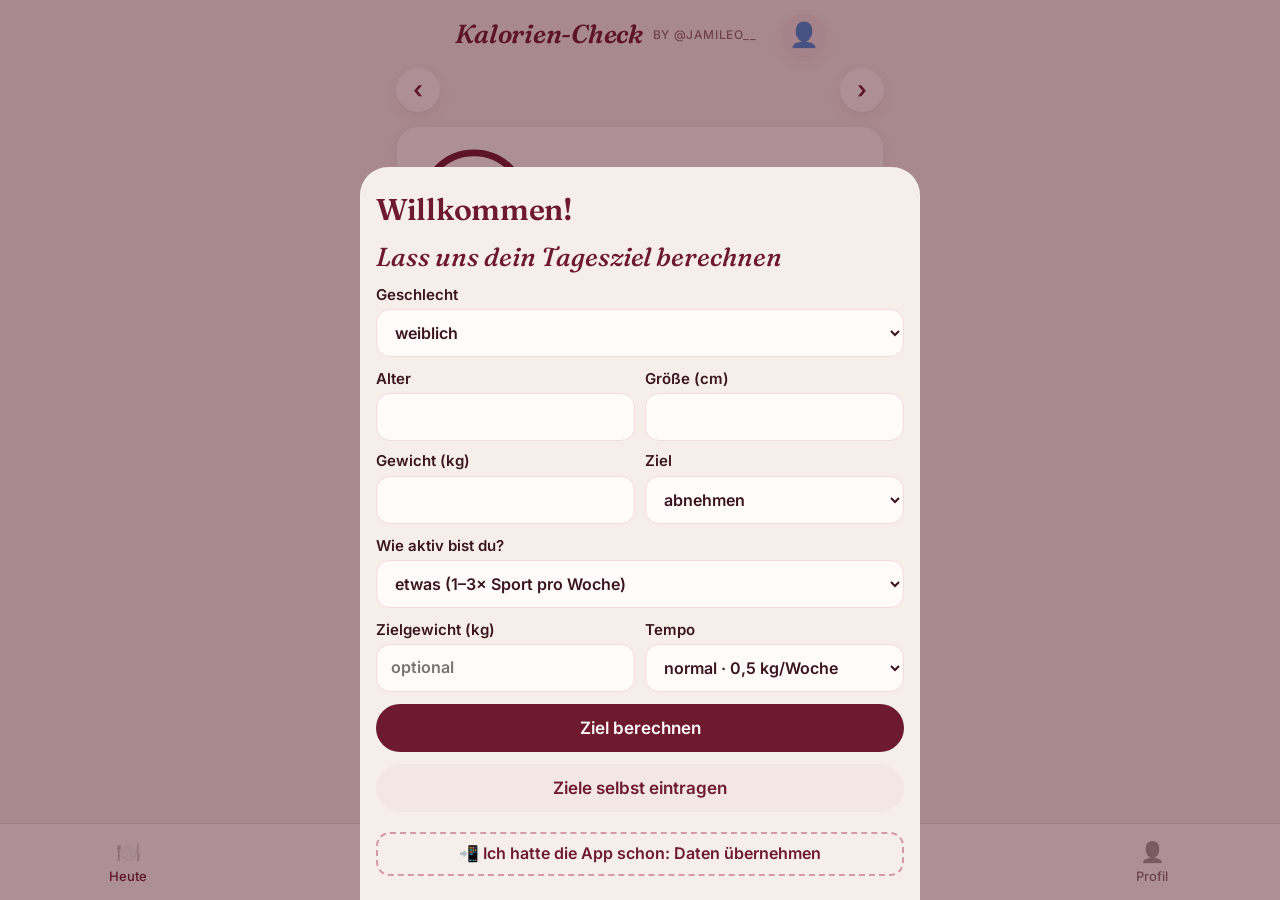
<file: index.html>
<!doctype html>
<html lang="de">
<head>
<meta charset="utf-8">
<meta name="viewport" content="width=device-width, initial-scale=1, viewport-fit=cover">
<title>jamileo Kalorien-Check</title>
<meta name="description" content="Kalorien, Protein und Makros einfach tracken. Mit den Lebensmitteln aus den @jamileo__ Kalorien-Checks.">
<meta name="theme-color" content="#F6EEE9">
<meta name="apple-mobile-web-app-capable" content="yes">
<meta name="apple-mobile-web-app-status-bar-style" content="default">
<meta name="apple-mobile-web-app-title" content="Kalorien-Check">
<link rel="manifest" href="manifest.webmanifest">
<link rel="icon" href="icons/icon-192.png">
<link rel="apple-touch-icon" href="icons/apple-touch-icon.png">
<link rel="stylesheet" href="app.css?v=35">
</head>
<body>

<header class="top">
  <div class="brand">
    <span class="brush dark">Kalorien-Check</span>
    <span class="script handle">by @jamileo__</span>
    <button class="avatar avatar-mini" id="header-avatar" data-view="profile" aria-label="Profil" style="width:42px;height:42px;overflow:hidden;border-radius:50%;flex:none"></button>
  </div>
</header>

<main>
  <!-- Heute -->
  <section id="view-today" class="view">
    <div class="card notice" id="storage-hint" hidden>
      <b id="storage-hint-title"></b>
      <p id="storage-hint-text"></p>
      <div class="btn-row">
        <button class="btn ghost" id="storage-hint-close">Verstanden</button>
      </div>
    </div>
    <div class="daynav">
      <button class="icon-btn" data-day="-1" aria-label="Vorheriger Tag">‹</button>
      <div class="daylabel"><span id="day-name"></span><small id="day-date"></small></div>
      <button class="icon-btn" data-day="1" aria-label="Nächster Tag">›</button>
    </div>
    <div class="card notice refeed" id="refeed-banner" hidden></div>

    <div class="card summary">
      <div class="ring-wrap">
        <svg viewBox="0 0 120 120" class="ring" aria-hidden="true">
          <circle cx="60" cy="60" r="52" class="ring-bg"/>
          <circle cx="60" cy="60" r="52" class="ring-fg" id="ring-fg"/>
        </svg>
        <div class="ring-text">
          <span class="ring-num" id="kcal-left"></span>
          <span class="ring-sub" id="kcal-left-label"></span>
        </div>
      </div>
      <div class="sum-side">
        <div class="sum-row"><span class="emoji">🔥</span><span>Gegessen</span><b id="kcal-eaten"></b></div>
        <div class="sum-row"><span class="emoji">🎯</span><span>Ziel</span><b id="kcal-goal"></b></div>
      </div>
      <div class="avg-deficit" id="avg-deficit"></div>
    </div>

    <div class="card macros" id="macros"></div>

    <button class="add-line copy" id="copy-day" hidden></button>
    <h3 class="section-head">Mahlzeiten</h3>
    <div class="card meals" id="meals"></div>

    <div class="card water">
      <div class="water-head">
        <span><span class="emoji">💧</span> Wasser</span>
        <b id="water-text"></b>
      </div>
      <div class="glasses" id="glasses"></div>
    </div>

    <div class="card journal" id="journal"></div>

    <a class="card insta" href="https://www.instagram.com/jamileo__/" target="_blank" rel="noopener">
      <span class="script">Mehr Kalorien-Checks</span>
      <b>@jamileo__ auf Instagram ›</b>
    </a>
  </section>

  <!-- Trends -->
  <section id="view-week" class="view" hidden>
    <h2 class="brush dark">Trends</h2>
    <div class="seg" id="range-seg">
      <button data-range="7" class="active">7 Tage</button>
      <button data-range="30">30 Tage</button>
      <button data-range="90">90 Tage</button>
    </div>
    <div class="card" id="t-balance"></div>
    <div class="card">
      <h3>Auf einen Blick</h3>
      <p class="muted small">Tippe auf einen Wert, um den Verlauf zu sehen.</p>
      <div class="tiles" id="t-tiles"></div>
    </div>
    <div class="card">
      <h3 id="t-chart-title"></h3>
      <div class="chart" id="t-chart"></div>
      <p class="muted small" id="t-chart-note"></p>
    </div>
    <form class="card form" id="measure-form">
      <h3><span class="emoji">📏</span> Messwerte heute</h3>
      <div class="grid3">
        <label>Gewicht <span><input name="weight" type="number" step="0.1" min="20" max="400" inputmode="decimal"> kg</span></label>
        <label>Taille <span><input name="waist" type="number" step="0.5" min="30" max="250" inputmode="decimal"> cm</span></label>
        <label>Hüfte <span><input name="hip" type="number" step="0.5" min="30" max="250" inputmode="decimal"> cm</span></label>
      </div>
      <button class="btn">Speichern</button>
    </form>
    <div class="card" id="t-times"></div>
    <div class="card" id="t-cycle"></div>
    <div class="card" id="t-share"></div>
  </section>

  <!-- Ideen -->
  <section id="view-ideas" class="view" hidden>
    <h2 class="brush dark">Rezepte</h2>
    <div class="seg" id="recipe-seg">
      <button data-rtab="mine" class="active">Meine Rezepte</button>
      <button data-rtab="ideas">Ideen von jamileo</button>
    </div>
    <div id="mine-pane">
      <input type="search" id="recipe-search" placeholder="Eigene Rezepte durchsuchen …" autocomplete="off">
      <div class="chips" id="recipe-cats"></div>
      <div class="ideas" id="recipe-list"></div>
      <button class="btn" id="recipe-new">+ Neues Rezept</button>
      <details class="card paste-link">
        <summary>Rezept-Link von Freundin einfügen</summary>
        <form class="inline-form" id="paste-form">
          <input id="paste-input" placeholder="Link hier einfügen" autocomplete="off">
          <button class="btn">Übernehmen</button>
        </form>
      </details>
    </div>
    <div id="ideas-pane" hidden>
      <p class="script lead">Nachgekocht? Mit einem Tipp eintragen!</p>
      <div class="ideas" id="ideas-page"></div>
    </div>
    <a class="card insta" href="https://www.instagram.com/jamileo__/" target="_blank" rel="noopener">
      <span class="script">Neue Ideen jede Woche</span>
      <b>@jamileo__ auf Instagram ›</b>
    </a>
  </section>

  <!-- Profil -->
  <section id="view-profile" class="view" hidden>
    <h2 class="brush dark">Profil &amp; Ziele</h2>
    <div class="card me-card">
      <div class="avatar avatar-big" id="profile-avatar" style="width:112px;height:112px;overflow:hidden;border-radius:50%"></div>
      <label class="me-name">Dein Name <input id="profile-name" maxlength="30" placeholder="optional" autocomplete="given-name"></label>
      <div class="btn-row">
        <label class="btn">📷 Foto wählen<input type="file" id="avatar-file" accept="image/*" hidden></label>
        <button type="button" class="btn ghost" id="avatar-emoji-btn">😊 Avatar gestalten</button>
      </div>
      <div class="avatar-maker" id="avatar-maker" hidden>
        <p class="muted small">Emoji</p>
        <div class="emoji-grid" id="emoji-grid"></div>
        <p class="muted small">Farbe</p>
        <div class="color-row" id="color-row"></div>
      </div>
      <button type="button" class="btn danger small-btn" id="avatar-remove" hidden>Bild entfernen</button>
      <p class="muted small">Dein Bild bleibt nur auf diesem Gerät.</p>
    </div>
    </div>
    <div class="card">
      <h3>Darstellung</h3>
      <div class="seg" id="theme-pick">
        <button type="button" data-theme-pick="light">☀️ Hell</button>
        <button type="button" data-theme-pick="dark">🌙 Dunkel</button>
        <button type="button" data-theme-pick="auto">Wie Handy</button>
      </div>
    </div>

    <form class="card form" id="goals-form">
      <h3>Deine Tagesziele</h3>
      <label>Kalorien <span><input type="number" name="kcal" min="800" max="6000" inputmode="numeric" required> kcal</span></label>
      <label>Protein <span><input type="number" name="p" min="0" max="400" inputmode="numeric" required> g</span></label>
      <label>Kohlenhydrate <span><input type="number" name="kh" min="0" max="800" inputmode="numeric" required> g</span></label>
      <label>Fett <span><input type="number" name="f" min="0" max="300" inputmode="numeric" required> g</span></label>
      <label>Ballaststoffe <span><input type="number" name="fib" min="0" max="100" inputmode="numeric" required> g</span></label>
      <label>Wasser <span><input type="number" name="water" min="0" max="8000" step="250" inputmode="numeric" required> ml</span></label>
      <button class="btn">Ziele speichern</button>
      <button type="button" class="btn ghost" id="recalc">Neu berechnen lassen</button>
      <div id="goal-explain"></div>
    </form>

    <form class="card form" id="settings-form">
      <h3><span class="emoji">⚙️</span> Persönliches</h3>
      <label>Zielgewicht <span><input type="number" name="goalWeight" step="0.1" min="30" max="300" inputmode="decimal" placeholder="optional"> kg</span></label>
      <label class="check"><input type="checkbox" name="cycle"> Zyklus mittracken</label>
      <p class="muted small">Mit Zyklus-Tracking kannst du deine Periode eintragen. Die App schätzt daraus deine Zyklusphase und zeigt dir nach ein paar Monaten Muster bei Hunger, Energie und Gewicht. Alles bleibt nur auf deinem Gerät. Keine medizinische Auswertung und keine Verhütungsmethode.</p>
      <button class="btn">Speichern</button>
    </form>

    <form class="card form" id="refeed-form">
      <h3><span class="emoji">🍝</span> Refeed Day</h3>
      <p class="muted small">Ein geplanter Tag mit mehr Kalorien, vor allem aus Kohlenhydraten. Viele machen das während einer Diät ein- bis zweimal im Monat, damit das Durchhalten leichter fällt. An diesem Tag hebt die App dein Ziel automatisch an.</p>
      <label class="check"><input type="checkbox" name="on"> Refeed Day einplanen</label>
      <div class="grid2">
        <label>Wochentag
          <select name="weekday">
            <option value="1">Montag</option><option value="2">Dienstag</option><option value="3">Mittwoch</option><option value="4">Donnerstag</option>
            <option value="5">Freitag</option><option value="6" selected>Samstag</option><option value="0">Sonntag</option>
          </select>
        </label>
        <label>Rhythmus
          <select name="every"><option value="1">jede Woche</option><option value="2" selected>alle 2 Wochen</option></select>
        </label>
      </div>
      <label>Extra-Kalorien <span><input type="number" name="extra" min="100" max="1500" step="50" inputmode="numeric"> kcal</span></label>
      <p class="muted small" id="refeed-hint"></p>
      <div class="btn-row">
        <button class="btn">Speichern</button>
        <button type="button" class="btn ghost" id="refeed-ics">Erinnerung in den Kalender</button>
      </div>
    </form>

    <form class="card form" id="reminder-form">
      <h3><span class="emoji">💧</span> Trink-Erinnerung</h3>
      <p class="muted small">Web-Apps dürfen auf dem iPhone keine Erinnerungen von selbst schicken. Deshalb legt die App sie in deinem Kalender an. Dort kannst du sie jederzeit wieder löschen.</p>
      <div class="grid2">
        <label>Von <input type="time" name="from" value="09:00" required></label>
        <label>Bis <input type="time" name="to" value="19:00" required></label>
      </div>
      <label>Alle
        <select name="every"><option value="60">1 Stunde</option><option value="120" selected>2 Stunden</option><option value="180">3 Stunden</option></select>
      </label>
      <button class="btn">Erinnerungen in den Kalender</button>
    </form>

    <div class="card" id="install-card">
      <h3><span class="emoji">📱</span> Als App aufs Handy</h3>
      <p id="install-text">iPhone: In Safari auf „Teilen“ tippen, dann „Zum Home-Bildschirm“.<br>Android: Im Browser-Menü „App installieren“ oder „Zum Startbildschirm hinzufügen“.</p>
      <button class="btn" id="install-btn" hidden>App installieren</button>
    </div>

    <form class="card form" id="feedback-form" hidden>
      <h3><span class="emoji">💌</span> Feedback</h3>
      <p class="muted">Was gefällt dir, was fehlt? Welches Lebensmittel oder welche Idee wünschst du dir? Wir lesen alles!</p>
      <textarea name="message" rows="4" maxlength="2000" required placeholder="Deine Nachricht …"></textarea>
      <button class="btn">Feedback senden</button>
      <p class="muted small">Anonym: Wir sehen nur deine Nachricht, keinen Namen und keine E-Mail-Adresse.</p>
    </form>

    <div class="card">
      <h3><span class="emoji">📲</span> Daten von der alten App übernehmen</h3>
      <p class="muted">Öffne die alte App, tippe dort auf „Daten kopieren“ und komm dann hierher zurück.</p>
      <button class="btn ghost" data-move-paste>Daten einfügen</button>
    </div>

    <div class="card">
      <h3><span class="emoji">🗑️</span> Daten löschen</h3>
      <p class="muted">Löscht alle Einträge, Ziele und eigenen Lebensmittel auf diesem Gerät.</p>
      <button class="btn danger" id="reset">Alle Daten löschen</button>
    </div>

    <p class="muted small legal"><a href="datenschutz.html">Datenschutz</a> · <a href="impressum.html">Impressum</a></p>
    <p class="muted small">Alle Nährwerte sind Richtwerte. Die App ersetzt keine ärztliche oder ernährungsfachliche Beratung. Marken- und Barcode-Daten: Open Food Facts (ODbL). Weitere Lebensmittel: Max Rubner-Institut (2025): Bundeslebensmittelschlüssel (BLS), Version 4.0, Karlsruhe – Auswahl der Nährwerte, gerundet. Das MRI ist nicht an dieser App beteiligt.</p>
  </section>
</main>

<nav class="tabs">
  <button data-view="today" class="active"><span class="emoji">🍽️</span>Heute</button>
  <button data-view="ideas"><span class="emoji">📖</span>Rezepte</button>
  <button class="add-fab" id="fab" aria-label="Essen hinzufügen">+</button>
  <button data-view="week"><span class="emoji">📊</span>Trends</button>
  <button data-view="profile"><span class="emoji">👤</span>Profil</button>
</nav>

<!-- Cycle calendar -->
<div class="sheet-backdrop" id="cycle-sheet" hidden>
  <div class="sheet cal-sheet" role="dialog" aria-modal="true" aria-labelledby="cycle-title">
    <div class="sheet-head">
      <h2 id="cycle-title" class="brush dark">Zyklus</h2>
      <button class="icon-btn" id="cycle-close" aria-label="Schließen">✕</button>
    </div>
    <div class="cal-summary" id="cal-summary"></div>
    <div class="cal-legend">
      <span><i class="lg period"></i>Periode</span><span><i class="lg pred"></i>Vorhersage</span>
      <span><i class="lg fertile"></i>Fruchtbar</span><span><i class="lg ov"></i>Eisprung</span>
    </div>
    <div class="cal-months" id="cal-months"></div>
    <p class="muted small center" id="cal-hint" hidden>Tippe auf die Tage, an denen du deine Periode hattest. Nochmal tippen entfernt sie.</p>
    <p class="muted small center">Alles geschätzt und nur auf deinem Gerät. Keine Verhütungsmethode.</p>
    <button class="btn cal-edit" id="cal-edit">Periode bearbeiten</button>
  </div>
</div>

<!-- One meal in detail: totals and every entry -->
<div class="sheet-backdrop" id="meal-sheet" hidden>
  <div class="sheet" role="dialog" aria-modal="true" aria-labelledby="meal-title">
    <div class="sheet-head">
      <h2 id="meal-title" class="brush dark"></h2>
      <button class="icon-btn" id="meal-close" aria-label="Schließen">✕</button>
    </div>
    <p class="muted meal-sub" id="meal-sub"></p>
    <div class="meal-stats" id="meal-stats"></div>
    <div class="card meal-list" id="meal-list"></div>
    <button class="btn meal-more" id="meal-add">+ Mehr hinzufügen</button>
  </div>
</div>

<!-- Add-food sheet -->
<div class="sheet-backdrop" id="sheet" hidden>
  <div class="sheet" role="dialog" aria-modal="true" aria-labelledby="sheet-title">
    <div class="sheet-head">
      <h2 id="sheet-title" class="brush dark">Hinzufügen</h2>
      <button class="icon-btn" id="sheet-close" aria-label="Schließen">✕</button>
    </div>

    <div class="seg" id="add-tabs">
      <button data-tab="search" class="active">Liste</button>
      <button data-tab="ideas">Rezepte</button>
      <button data-tab="manual">Manuell</button>
      <button data-tab="scan">Scannen</button>
    </div>

    <div class="tab" data-tab="search">
      <form id="search-form" role="search" action="#">
        <input type="search" id="search" enterkeyhint="search" placeholder="Lebensmittel suchen …" autocomplete="off">
      </form>
      <div class="chips" id="cats"></div>
      <div class="list" id="food-list"></div>
      <div id="online"></div>
    </div>

    <div class="tab" data-tab="ideas" hidden>
      <div class="ideas compact" id="ideas-sheet"></div>
    </div>

    <form class="tab form" data-tab="manual" id="manual-form" hidden>
      <label>Name <input name="name" required maxlength="80" placeholder="z. B. Proteinriegel"></label>
      <div class="seg small" id="manual-basis">
        <button type="button" data-basis="100" class="active">pro 100 g</button>
        <button type="button" data-basis="portion">pro Portion</button>
      </div>
      <div class="grid2">
        <label>kcal <input name="kcal" type="number" step="any" min="0" inputmode="decimal" required></label>
        <label>Protein (g) <input name="p" type="number" step="any" min="0" inputmode="decimal" value="0"></label>
        <label>Kohlenhydrate (g) <input name="kh" type="number" step="any" min="0" inputmode="decimal" value="0"></label>
        <label>Fett (g) <input name="f" type="number" step="any" min="0" inputmode="decimal" value="0"></label>
        <label>Ballaststoffe (g) <input name="fib" type="number" step="any" min="0" inputmode="decimal" value="0"></label>
      </div>
      <input type="hidden" name="barcode">
      <label class="check"><input type="checkbox" name="save" checked> In „Eigene“ speichern</label>
      <button class="btn">Weiter</button>
    </form>

    <div class="tab" data-tab="scan" hidden>
      <div class="scan-box">
        <video id="scan-video" playsinline muted></video>
        <div class="scan-frame"></div>
      </div>
      <p class="muted center" id="scan-status">Die Kamera startet automatisch, sobald du hier bist.</p>
      <button class="btn" id="scan-start">Kamera starten</button>
      <form class="inline-form" id="barcode-form">
        <input id="barcode-input" inputmode="numeric" pattern="[0-9]{6,14}" placeholder="oder Barcode eintippen">
        <button class="btn">Suchen</button>
      </form>
    </div>

    <!-- Amount step, shared by all sources -->
    <form class="tab form" data-tab="amount" id="amount-form" hidden>
      <div class="pick-row">
        <div class="pick">
          <b id="pick-name"></b>
          <small id="pick-base"></small>
        </div>
        <button type="button" class="fav" id="fav-toggle" aria-label="Zu Favoriten hinzufügen">☆</button>
      </div>
      <label>Menge
        <div class="amount-row">
          <input type="number" id="amount" min="0" step="any" inputmode="decimal" required aria-label="Menge">
          <select id="amount-unit" aria-label="Einheit"></select>
        </div>
      </label>
      <div class="chips" id="quick-amounts"></div>
      <div class="grid2">
        <label>Mahlzeit
          <select id="slot"></select>
        </label>
        <label>Uhrzeit
          <input type="time" id="entry-time">
        </label>
      </div>
      <div class="preview" id="pick-preview"></div>
      <button class="btn" id="amount-submit">Hinzufügen</button>
      <button type="button" class="btn danger" id="entry-delete" hidden>Eintrag löschen</button>
    </form>
  </div>
</div>

<!-- First start -->
<div class="sheet-backdrop" id="onboard" hidden>
  <div class="sheet">
    <h2 class="brush dark">Willkommen!</h2>
    <p class="script lead">Lass uns dein Tagesziel berechnen</p>
    <form class="form" id="onboard-form">
      <label>Geschlecht
        <select name="sex"><option value="w">weiblich</option><option value="m">männlich</option><option value="d">divers / keine Angabe</option></select>
      </label>
      <div class="grid2">
        <label>Alter <input name="age" type="number" min="14" max="100" inputmode="numeric" required></label>
        <label>Größe (cm) <input name="height" type="number" min="120" max="230" inputmode="numeric" required></label>
        <label>Gewicht (kg) <input name="weight" type="number" step="0.1" min="35" max="300" inputmode="decimal" required></label>
        <label>Ziel
          <select name="goal"><option value="lose">abnehmen</option><option value="keep">halten</option><option value="gain">zunehmen</option></select>
        </label>
      </div>
      <label>Wie aktiv bist du?
        <select name="activity">
          <option value="1.2">kaum (Büro, wenig Bewegung)</option>
          <option value="1.375" selected>etwas (1–3× Sport pro Woche)</option>
          <option value="1.55">aktiv (3–5× Sport pro Woche)</option>
          <option value="1.725">sehr aktiv (fast täglich Sport)</option>
        </select>
      </label>
      <div class="grid2" id="pace-row">
        <label>Zielgewicht (kg) <input name="goalWeight" type="number" step="0.1" min="35" max="300" inputmode="decimal" placeholder="optional"></label>
        <label>Tempo
          <select name="pace">
            <option value="0.25">gemütlich · 0,25 kg/Woche</option>
            <option value="0.5" selected>normal · 0,5 kg/Woche</option>
            <option value="0.75">zügig · 0,75 kg/Woche</option>
          </select>
        </label>
      </div>
      <div class="preview" id="onboard-preview" hidden></div>
      <div id="onboard-explain" hidden></div>
      <button class="btn">Ziel berechnen</button>
      <button type="button" class="btn ghost" id="onboard-skip">Ziele selbst eintragen</button>
      <button type="button" class="add-line" data-move-paste>📲 Ich hatte die App schon: Daten übernehmen</button>
    </form>
  </div>
</div>

<!-- Recipe editor -->
<div class="sheet-backdrop" id="recipe-sheet" hidden>
  <div class="sheet" role="dialog" aria-modal="true" aria-labelledby="recipe-title">
    <div class="sheet-head">
      <h2 id="recipe-title" class="brush dark">Neues Rezept</h2>
      <button class="icon-btn" id="recipe-close" aria-label="Schließen">✕</button>
    </div>
    <form class="form" id="recipe-form">
      <label>Name <input name="title" required maxlength="80" placeholder="z. B. Overnight Oats"></label>
      <div class="grid2">
        <label>Kategorie <select name="cat"></select></label>
        <label>Portionen <input name="portions" type="number" min="1" max="20" step="1" value="1" inputmode="numeric" required></label>
      </div>
      <h3>Zutaten</h3>
      <div id="ing-list"></div>
      <div class="ing-search">
        <input type="search" id="ing-search" placeholder="Zutat hinzufügen …" autocomplete="off">
        <div class="list" id="ing-results"></div>
      </div>
      <label>Zubereitung <textarea name="text" rows="3" maxlength="1500" placeholder="optional"></textarea></label>
      <div class="preview" id="recipe-preview"></div>
      <button class="btn">Rezept speichern</button>
      <button type="button" class="btn danger" id="recipe-delete" hidden>Rezept löschen</button>
    </form>
  </div>
</div>

<div class="toast" id="toast" role="status" aria-live="polite"></div>

<script src="config.js?v=35"></script>
<script src="foods.js?v=35"></script>
<script src="app.js?v=35"></script>
<script src="journal.js?v=35"></script>
<script src="trends.js?v=35"></script>
<script src="recipes.js?v=35"></script>
<script src="share.js?v=35"></script>
<script src="profile.js?v=35"></script>
<script src="feedback.js?v=35"></script>
<script src="main.js?v=35"></script>
</body>
</html>
</file>
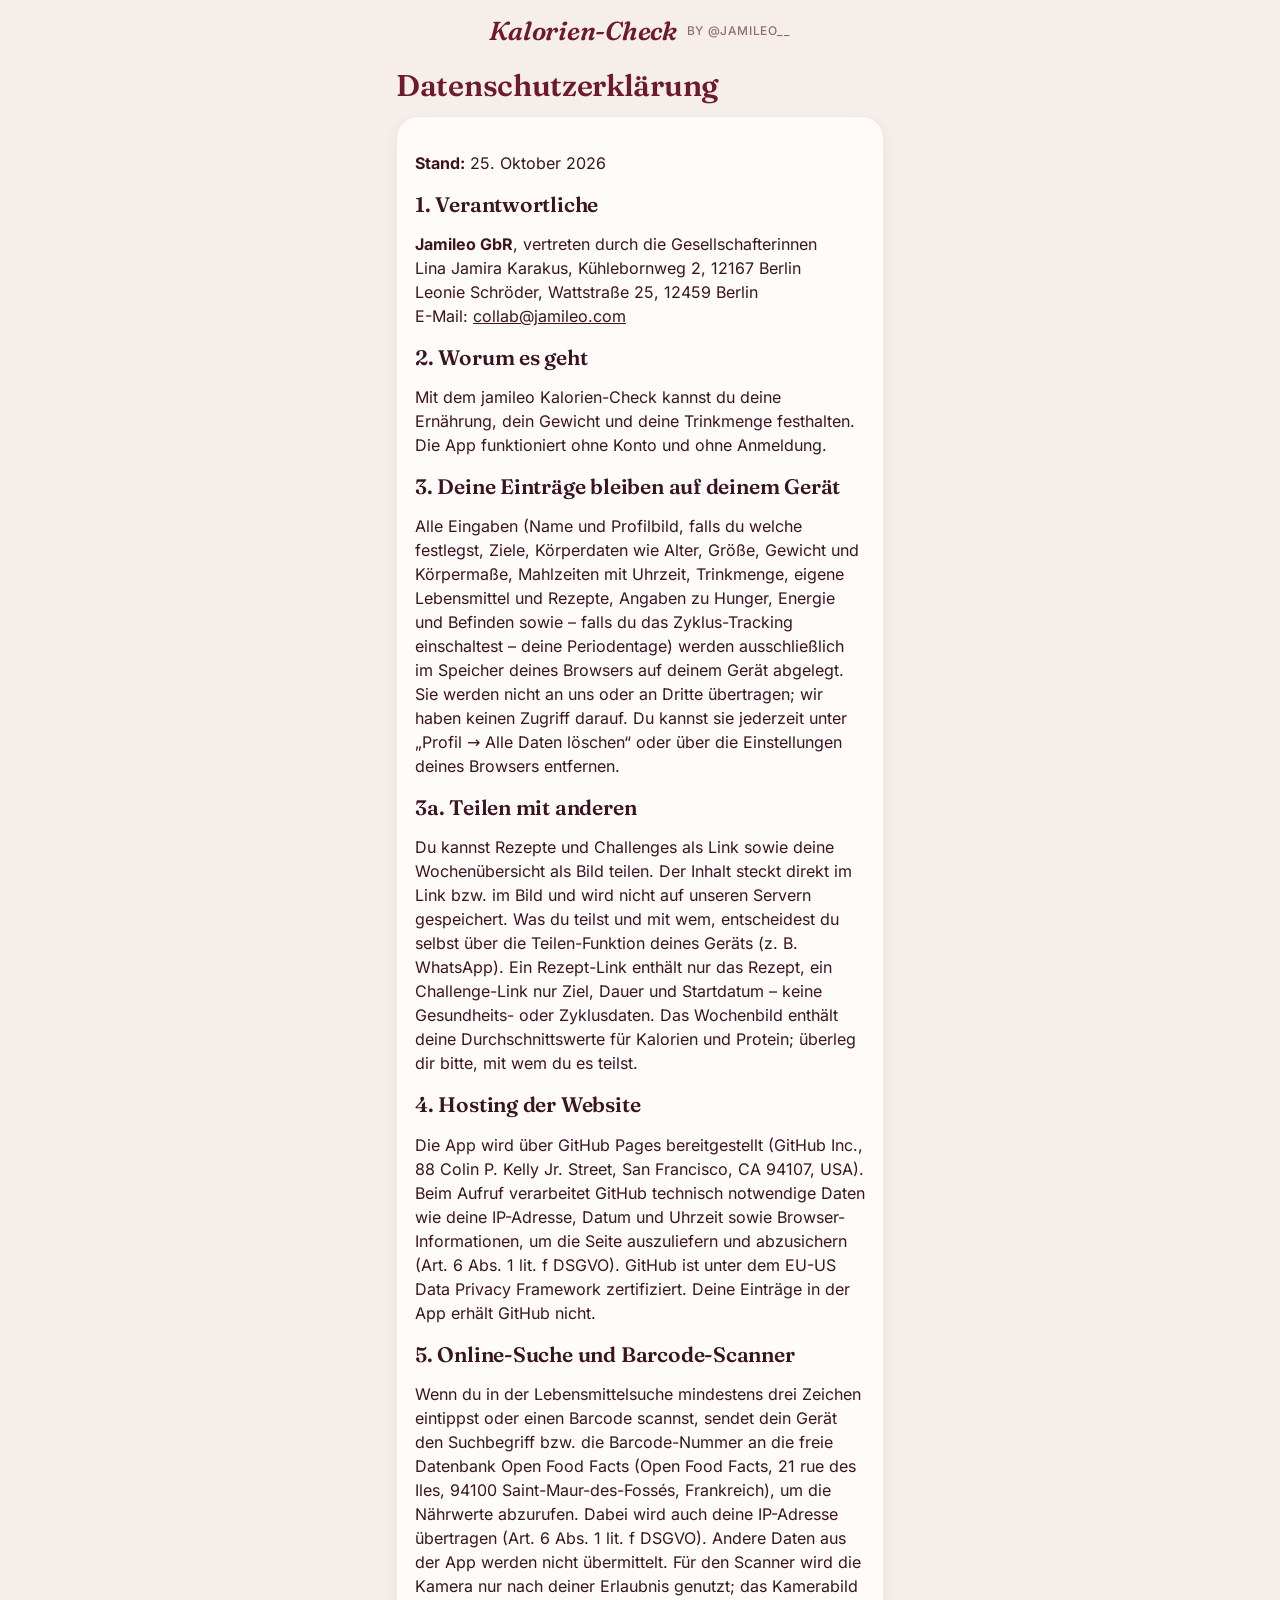
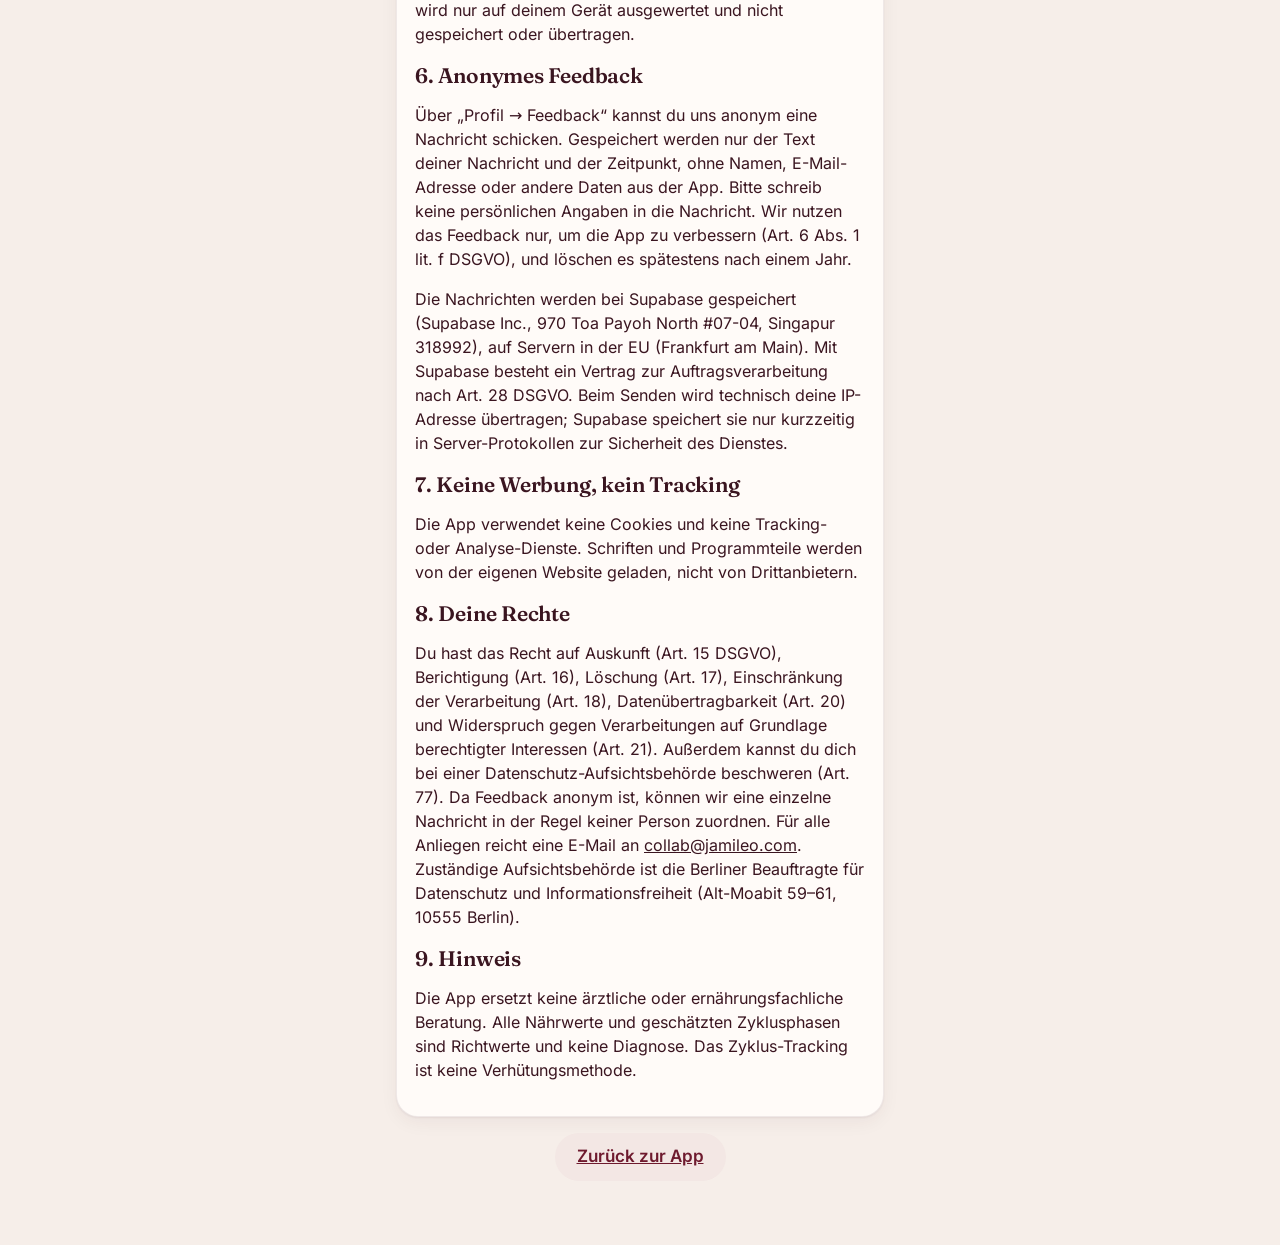
<file: datenschutz.html>
<!doctype html>
<html lang="de">
<head>
<meta charset="utf-8">
<meta name="viewport" content="width=device-width, initial-scale=1, viewport-fit=cover">
<title>Datenschutz · jamileo Kalorien-Check</title>
<meta name="theme-color" content="#F6EEE9">
<link rel="icon" href="icons/icon-192.png">
<link rel="stylesheet" href="app.css?v=28">
<style>
  body { padding-bottom: 40px; }
  .legal-page h3 { margin-top: 18px; }
  .legal-page p, .legal-page li { line-height: 1.5; }
  .legal-page ul { padding-left: 20px; }
  .fill { background: #FFE9A8; padding: 0 4px; border-radius: 4px; }
</style>
</head>
<body>
<header class="top">
  <div class="brand"><a class="brush dark" href="./" style="text-decoration:none">Kalorien-Check</a><span class="script handle">by @jamileo__</span></div>
</header>
<main class="legal-page">
  <h2 class="brush dark">Datenschutzerklärung</h2>
  <div class="card">
    <p><b>Stand:</b> 25. Oktober 2026</p>

    <h3>1. Verantwortliche</h3>
    <p><b>Jamileo GbR</b>, vertreten durch die Gesellschafterinnen<br>
      Lina Jamira Karakus, Kühlebornweg 2, 12167 Berlin<br>
      Leonie Schröder, Wattstraße 25, 12459 Berlin<br>
      E-Mail: <a href="mailto:collab@jamileo.com">collab@jamileo.com</a></p>

    <h3>2. Worum es geht</h3>
    <p>Mit dem jamileo Kalorien-Check kannst du deine Ernährung, dein Gewicht und deine Trinkmenge festhalten. Die App funktioniert ohne Konto und ohne Anmeldung.</p>

    <h3>3. Deine Einträge bleiben auf deinem Gerät</h3>
    <p>Alle Eingaben (Name und Profilbild, falls du welche festlegst, Ziele, Körperdaten wie Alter, Größe, Gewicht und Körpermaße, Mahlzeiten mit Uhrzeit, Trinkmenge, eigene Lebensmittel und Rezepte, Angaben zu Hunger, Energie und Befinden sowie – falls du das Zyklus-Tracking einschaltest – deine Periodentage) werden ausschließlich im Speicher deines Browsers auf deinem Gerät abgelegt. Sie werden nicht an uns oder an Dritte übertragen; wir haben keinen Zugriff darauf. Du kannst sie jederzeit unter „Profil → Alle Daten löschen“ oder über die Einstellungen deines Browsers entfernen.</p>

    <h3>3a. Teilen mit anderen</h3>
    <p>Du kannst Rezepte und Challenges als Link sowie deine Wochenübersicht als Bild teilen. Der Inhalt steckt direkt im Link bzw. im Bild und wird nicht auf unseren Servern gespeichert. Was du teilst und mit wem, entscheidest du selbst über die Teilen-Funktion deines Geräts (z. B. WhatsApp). Ein Rezept-Link enthält nur das Rezept, ein Challenge-Link nur Ziel, Dauer und Startdatum – keine Gesundheits- oder Zyklusdaten. Das Wochenbild enthält deine Durchschnittswerte für Kalorien und Protein; überleg dir bitte, mit wem du es teilst.</p>

    <h3>4. Hosting der Website</h3>
    <p>Die App wird über GitHub Pages bereitgestellt (GitHub Inc., 88 Colin P. Kelly Jr. Street, San Francisco, CA 94107, USA). Beim Aufruf verarbeitet GitHub technisch notwendige Daten wie deine IP-Adresse, Datum und Uhrzeit sowie Browser-Informationen, um die Seite auszuliefern und abzusichern (Art. 6 Abs. 1 lit. f DSGVO). GitHub ist unter dem EU-US Data Privacy Framework zertifiziert. Deine Einträge in der App erhält GitHub nicht.</p>

    <h3>5. Online-Suche und Barcode-Scanner</h3>
    <p>Wenn du in der Lebensmittelsuche mindestens drei Zeichen eintippst oder einen Barcode scannst, sendet dein Gerät den Suchbegriff bzw. die Barcode-Nummer an die freie Datenbank Open Food Facts (Open Food Facts, 21 rue des Iles, 94100 Saint-Maur-des-Fossés, Frankreich), um die Nährwerte abzurufen. Dabei wird auch deine IP-Adresse übertragen (Art. 6 Abs. 1 lit. f DSGVO). Andere Daten aus der App werden nicht übermittelt. Für den Scanner wird die Kamera nur nach deiner Erlaubnis genutzt; das Kamerabild wird nur auf deinem Gerät ausgewertet und nicht gespeichert oder übertragen.</p>

    <h3>6. Anonymes Feedback</h3>
    <p>Über „Profil → Feedback“ kannst du uns anonym eine Nachricht schicken. Gespeichert werden nur der Text deiner Nachricht und der Zeitpunkt, ohne Namen, E-Mail-Adresse oder andere Daten aus der App. Bitte schreib keine persönlichen Angaben in die Nachricht. Wir nutzen das Feedback nur, um die App zu verbessern (Art. 6 Abs. 1 lit. f DSGVO), und löschen es spätestens nach einem Jahr.</p>
    <p>Die Nachrichten werden bei Supabase gespeichert (Supabase Inc., 970 Toa Payoh North #07-04, Singapur 318992), auf Servern in der EU (Frankfurt am Main). Mit Supabase besteht ein Vertrag zur Auftragsverarbeitung nach Art. 28 DSGVO. Beim Senden wird technisch deine IP-Adresse übertragen; Supabase speichert sie nur kurzzeitig in Server-Protokollen zur Sicherheit des Dienstes.</p>

    <h3>7. Keine Werbung, kein Tracking</h3>
    <p>Die App verwendet keine Cookies und keine Tracking- oder Analyse-Dienste. Schriften und Programmteile werden von der eigenen Website geladen, nicht von Drittanbietern.</p>

    <h3>8. Deine Rechte</h3>
    <p>Du hast das Recht auf Auskunft (Art. 15 DSGVO), Berichtigung (Art. 16), Löschung (Art. 17), Einschränkung der Verarbeitung (Art. 18), Datenübertragbarkeit (Art. 20) und Widerspruch gegen Verarbeitungen auf Grundlage berechtigter Interessen (Art. 21). Außerdem kannst du dich bei einer Datenschutz-Aufsichtsbehörde beschweren (Art. 77). Da Feedback anonym ist, können wir eine einzelne Nachricht in der Regel keiner Person zuordnen. Für alle Anliegen reicht eine E-Mail an <a href="mailto:collab@jamileo.com">collab@jamileo.com</a>. Zuständige Aufsichtsbehörde ist die Berliner Beauftragte für Datenschutz und Informationsfreiheit (Alt-Moabit 59–61, 10555 Berlin).</p>

    <h3>9. Hinweis</h3>
    <p>Die App ersetzt keine ärztliche oder ernährungsfachliche Beratung. Alle Nährwerte und geschätzten Zyklusphasen sind Richtwerte und keine Diagnose. Das Zyklus-Tracking ist keine Verhütungsmethode.</p>
  </div>
  <p class="center"><a class="btn ghost" href="./">Zurück zur App</a></p>
</main>
</body>
</html>
</file>
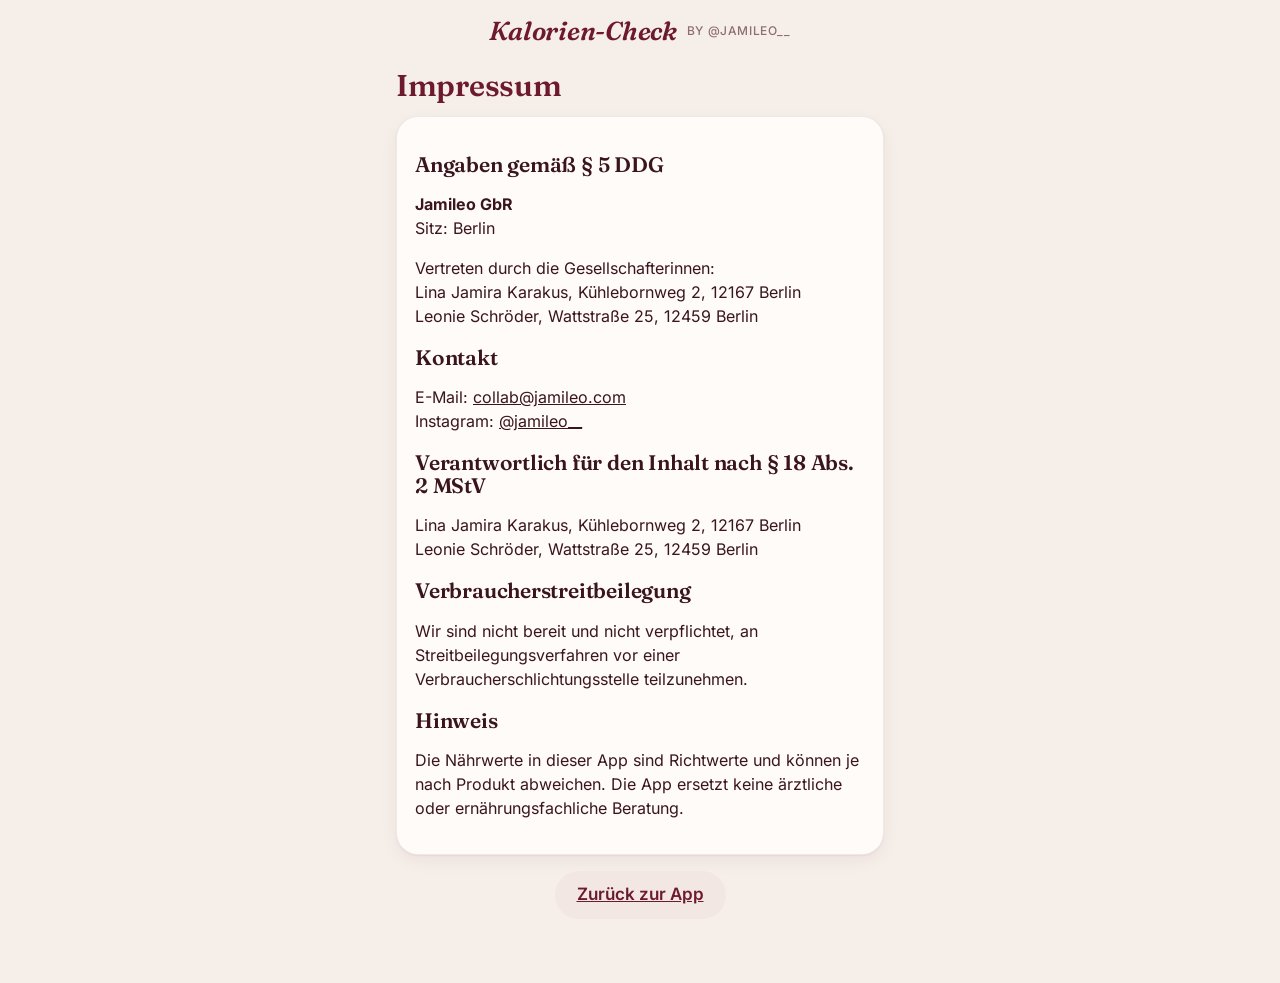
<file: impressum.html>
<!doctype html>
<html lang="de">
<head>
<meta charset="utf-8">
<meta name="viewport" content="width=device-width, initial-scale=1, viewport-fit=cover">
<title>Impressum · jamileo Kalorien-Check</title>
<meta name="theme-color" content="#F6EEE9">
<link rel="icon" href="icons/icon-192.png">
<link rel="stylesheet" href="app.css?v=28">
<style>
  body { padding-bottom: 40px; }
  .legal-page h3 { margin-top: 18px; }
  .legal-page p { line-height: 1.5; }
  .fill { background: #FFE9A8; padding: 0 4px; border-radius: 4px; }
</style>
</head>
<body>
<header class="top">
  <div class="brand"><a class="brush dark" href="./" style="text-decoration:none">Kalorien-Check</a><span class="script handle">by @jamileo__</span></div>
</header>
<main class="legal-page">
  <h2 class="brush dark">Impressum</h2>
  <div class="card">
    <h3>Angaben gemäß § 5 DDG</h3>
    <p><b>Jamileo GbR</b><br>
      Sitz: Berlin</p>
    <p>Vertreten durch die Gesellschafterinnen:<br>
      Lina Jamira Karakus, Kühlebornweg 2, 12167 Berlin<br>
      Leonie Schröder, Wattstraße 25, 12459 Berlin</p>

    <h3>Kontakt</h3>
    <p>E-Mail: <a href="mailto:collab@jamileo.com">collab@jamileo.com</a><br>
      Instagram: <a href="https://www.instagram.com/jamileo__/" target="_blank" rel="noopener">@jamileo__</a></p>

    <h3>Verantwortlich für den Inhalt nach § 18 Abs. 2 MStV</h3>
    <p>Lina Jamira Karakus, Kühlebornweg 2, 12167 Berlin<br>
      Leonie Schröder, Wattstraße 25, 12459 Berlin</p>

    <h3>Verbraucherstreitbeilegung</h3>
    <p>Wir sind nicht bereit und nicht verpflichtet, an Streitbeilegungsverfahren vor einer Verbraucherschlichtungsstelle teilzunehmen.</p>

    <h3>Hinweis</h3>
    <p>Die Nährwerte in dieser App sind Richtwerte und können je nach Produkt abweichen. Die App ersetzt keine ärztliche oder ernährungsfachliche Beratung.</p>
  </div>
  <p class="center"><a class="btn ghost" href="./">Zurück zur App</a></p>
</main>
</body>
</html>
</file>
<file: app.css>
@font-face { font-family: "Inter"; src: url("fonts/Inter.woff2") format("woff2"); font-weight: 100 900; font-display: swap; }
@font-face { font-family: "Fraunces"; src: url("fonts/Fraunces.woff2") format("woff2"); font-weight: 100 900; font-display: swap; }
@font-face { font-family: "Fraunces"; src: url("fonts/Fraunces-Italic.woff2") format("woff2"); font-weight: 100 900; font-style: italic; font-display: swap; }

:root {
  color-scheme: light;
  --creme: #F6EEE9;
  --weiss: #FFFBF8;
  --rosa: #F2DCDF;
  --rosa-hell: #F3E7E4;
  --rosa-mittel: #D49AA6;
  --bordeaux: #6E1A2E;
  --bordeaux-dunkel: #4A0F1E;
  --text: #3A1520;
  --muted: #8C6E73;
  --line: rgba(58, 21, 32, .08);
  --ok: #3F7A4F;
  --warn: #B4472F;
  --shadow: 0 1px 2px rgba(58, 21, 32, .06), 0 6px 18px rgba(58, 21, 32, .05);
  --radius: 22px;
  --serif: "Fraunces", Georgia, serif;
  --tab-h: 76px;
  --on-accent: #FFFBFC;
  --good-bg: #E4F1E7;
}

* { box-sizing: border-box; }
html, body { margin: 0; overflow-x: hidden; }
body {
  background: var(--creme);
  color: var(--text);
  font-family: "Inter", system-ui, -apple-system, "Segoe UI", sans-serif;
  font-size: 16px;
  line-height: 1.35;
  -webkit-tap-highlight-color: transparent;
  padding-bottom: calc(var(--tab-h) + 24px + env(safe-area-inset-bottom));
}
button, input, select { font: inherit; color: inherit; }
h2, h3 { margin: 0; line-height: 1.1; }
h3 { font-family: var(--serif); font-size: 21px; font-weight: 600; letter-spacing: -0.01em; margin-bottom: 10px; }
a { color: inherit; }
[hidden] { display: none !important; }

.emoji { font-family: "Apple Color Emoji", "Noto Color Emoji", "Segoe UI Emoji", sans-serif; font-weight: 400; }
.script { font-family: var(--serif); font-style: italic; font-weight: 500; }
.muted { color: var(--muted); }
.small { font-size: 14px; }
.center { text-align: center; }

/* Page titles and the wordmark: serif, in the accent color */
.brush { display: inline-block; font-family: var(--serif); font-weight: 600; letter-spacing: -0.01em; }
.brush.dark { color: var(--bordeaux); }
h2.brush { font-size: 30px; margin: 8px 0 14px; }

.top { padding: calc(14px + env(safe-area-inset-top)) 16px 4px; }
.brand { display: flex; align-items: center; gap: 10px; }
.brand .brush { font-size: 26px; font-style: italic; white-space: nowrap; }
.brand .handle { font-family: inherit; font-style: normal; font-size: 12px; font-weight: 500; letter-spacing: .05em; text-transform: uppercase; color: var(--muted); white-space: nowrap; min-width: 0; overflow: hidden; text-overflow: ellipsis; }

main { max-width: 520px; margin: 0 auto; padding: 8px 16px; }
.view { display: flex; flex-direction: column; gap: 14px; }

.card {
  background: var(--weiss);
  border-radius: var(--radius);
  padding: 18px;
  box-shadow: var(--shadow);
}

.icon-btn {
  width: 44px; height: 44px; border-radius: 50%;
  border: 0; background: var(--weiss); box-shadow: var(--shadow);
  font-size: 24px; font-weight: 600; color: var(--bordeaux); cursor: pointer;
}

.btn {
  display: inline-flex; align-items: center; justify-content: center;
  min-height: 48px; padding: 8px 22px; border-radius: 999px; border: 0;
  background: var(--bordeaux); color: var(--on-accent); font-weight: 600; font-size: 17px; cursor: pointer;
}
.btn.ghost { background: var(--rosa-hell); color: var(--bordeaux); }
.btn.danger { background: transparent; color: var(--warn); }
.btn:active { transform: scale(.97); }
.btn-row { display: flex; gap: 10px; flex-wrap: wrap; margin: 10px 0 4px; }

input, select {
  width: 100%; min-height: 48px; padding: 8px 14px; border-radius: 14px;
  border: 1px solid var(--rosa); background: var(--weiss); font-size: 16px;
}
input:focus, select:focus { outline: none; border-color: var(--bordeaux); }

/* Day navigation */
.daynav { display: flex; align-items: center; justify-content: space-between; }
.daylabel { text-align: center; display: flex; flex-direction: column; }
.daylabel span { font-family: var(--serif); font-size: 24px; font-weight: 600; }
.daylabel small { color: var(--muted); font-size: 15px; }

/* Summary ring */
.summary { display: grid; grid-template-columns: auto minmax(0, 1fr); align-items: center; gap: 14px; }
.avg-deficit { grid-column: 1 / -1; border-top: 1px solid var(--line); padding-top: 12px; font-size: 14px; }
.avg-deficit:empty { display: none; }
.avg-deficit .row { display: flex; justify-content: space-between; gap: 10px; font-weight: 500; }
.avg-deficit .row b { font-weight: 600; white-space: nowrap; }
.avg-deficit .row b.good { color: var(--ok); }
.avg-deficit .row b.bad { color: var(--warn); }
.avg-deficit p { margin: 8px 0 0; color: var(--muted); }
.entry .t { color: var(--bordeaux); font-weight: 600; }

/* Journal */
.journal { display: flex; flex-direction: column; gap: 12px; }
.journal .meal-head { margin: 0; }
.j-row { display: grid; grid-template-columns: 1fr; gap: 4px; }
.j-label { font-weight: 600; }
.j-scale { display: grid; grid-template-columns: repeat(5, 1fr); gap: 6px; }
.j-dot { min-height: 44px; border: 0; border-radius: 12px; background: var(--rosa-hell); color: var(--bordeaux); font-weight: 600; cursor: pointer; }
.j-dot.on { background: var(--bordeaux); color: var(--on-accent); }
.j-ends { display: flex; justify-content: space-between; color: var(--muted); }
.j-choice { display: flex; gap: 8px; flex-wrap: wrap; }
.j-choice .chip, .j-cycle .chip { box-shadow: none; background: var(--rosa-hell); }
.j-choice .chip.active, .j-cycle .chip.active { background: var(--bordeaux); color: var(--on-accent); }
.j-cycle { display: flex; flex-direction: column; gap: 6px; align-items: flex-start; border-top: 1px solid var(--line); padding-top: 10px; }
.ring-wrap { position: relative; width: 118px; height: 118px; flex: none; }
.ring { width: 100%; height: 100%; transform: rotate(-90deg); }
.ring circle { fill: none; stroke-width: 7; }
.ring-bg { stroke: var(--rosa-hell); }
.ring-fg { stroke: var(--bordeaux); stroke-linecap: round; transition: stroke-dashoffset .5s ease; }
.ring-fg.over { stroke: var(--warn); }
.ring-text { position: absolute; inset: 0; display: flex; flex-direction: column; align-items: center; justify-content: center; }
.ring-num { font-family: var(--serif); font-size: 32px; font-weight: 600; line-height: 1; }
.ring-sub { font-size: 14px; color: var(--muted); }
.sum-side { flex: 1; display: flex; flex-direction: column; gap: 10px; }
.sum-row { display: grid; grid-template-columns: 1fr auto; align-items: center; gap: 6px; }
.sum-row b { font-family: var(--serif); font-size: 19px; font-weight: 600; white-space: nowrap; }

/* Macro bars */
.macros { display: grid; gap: 12px; }
.macro-top { display: flex; justify-content: space-between; font-weight: 500; }
.macro-top b { font-weight: 600; }
.bar { height: 8px; border-radius: 4px; background: var(--rosa-hell); overflow: hidden; margin-top: 4px; }
.bar i { display: block; height: 100%; border-radius: 4px; background: var(--bordeaux); transition: width .5s ease; }
.bar i.over { background: var(--warn); }

/* Water */
.water-head { display: flex; justify-content: space-between; font-weight: 600; margin-bottom: 10px; }
.glasses { display: flex; flex-wrap: wrap; gap: 8px; }
.glass {
  width: 44px; height: 52px; border: 0; cursor: pointer; padding: 0;
  border-radius: 6px 6px 14px 14px; background: var(--rosa-hell);
  position: relative; overflow: hidden;
}
.glass::after { content: ""; position: absolute; left: 0; right: 0; bottom: 0; height: 0; background: #7FB7D9; transition: height .3s ease; }
.glass.full::after { height: 78%; }

/* Meals */
.meal-head { display: flex; justify-content: space-between; align-items: center; margin-bottom: 6px; }
.meal-head h3 { margin: 0; }
.meal-head small { color: var(--muted); font-weight: 600; }
.entry {
  display: grid; grid-template-columns: 1fr auto; gap: 2px 10px; width: 100%;
  padding: 10px 0; border: 0; border-top: 1px solid var(--line); background: none; text-align: left; cursor: pointer;
}
.entry .n { font-weight: 600; }
.entry .k { font-weight: 600; text-align: right; }
.entry .d { grid-column: 1 / -1; font-size: 14px; color: var(--muted); }
.add-line { margin-top: 8px; width: 100%; min-height: 44px; border: 2px dashed var(--rosa-mittel); border-radius: 14px; background: none; color: var(--bordeaux); font-weight: 600; cursor: pointer; }
.empty { color: var(--muted); font-size: 15px; margin: 4px 0 0; }

.notice { background: var(--rosa); }
.legal a { color: var(--bordeaux); font-weight: 600; }
.notice p { margin: 6px 0 0; }
.insta { display: flex; flex-direction: column; align-items: center; text-decoration: none; background: var(--rosa); text-align: center; }
.insta .script { font-size: 24px; }

/* Tabs */
.tabs {
  position: fixed; left: 0; right: 0; bottom: 0; z-index: 10;
  display: grid; grid-template-columns: repeat(5, 1fr); align-items: center;
  height: calc(var(--tab-h) + env(safe-area-inset-bottom)); padding-bottom: env(safe-area-inset-bottom);
  background: var(--weiss); box-shadow: 0 -1px 0 var(--line);
}
.tabs button { border: 0; background: none; display: flex; flex-direction: column; align-items: center; gap: 2px; font-weight: 500; font-size: 14px; color: var(--muted); cursor: pointer; padding: 6px 0; }
.tabs button .emoji { font-size: 22px; }
.tabs button.active { color: var(--bordeaux); }
.tabs .add-fab {
  justify-self: center; width: 64px; height: 64px; border-radius: 50%; margin-top: -26px;
  background: var(--bordeaux); color: var(--on-accent); font-size: 34px; font-weight: 300; line-height: 1;
  box-shadow: 0 8px 20px rgba(110, 26, 46, .25);
}
.tabs button[data-view="today"] { order: -2; }
.tabs button[data-view="ideas"] { order: -1; }
.tabs button { font-size: 13px; }

/* Ideas */
.ideas { display: grid; gap: 14px; }
.idea { padding: 0; overflow: hidden; }
.idea img { display: block; width: 100%; aspect-ratio: 4 / 3; object-fit: cover; background: var(--rosa-hell); }
.idea-body { padding: 14px 18px 18px; display: flex; flex-direction: column; gap: 8px; }
.idea-body h3 { margin: 0; font-size: 22px; }
.idea-body p { margin: 0; }
.idea-macros { font-weight: 600; }
.idea details { font-size: 15px; }
.idea summary { font-weight: 600; color: var(--bordeaux); cursor: pointer; }
.idea ul { margin: 6px 0 0; padding-left: 20px; color: var(--muted); }
.ideas.compact .idea { display: grid; grid-template-columns: 110px 1fr; }
.ideas.compact .idea img { height: 100%; aspect-ratio: auto; }
.ideas.compact .idea-body { padding: 12px 14px; gap: 6px; }
.ideas.compact .idea-body h3 { font-size: 18px; }
.ideas.compact .btn { min-height: 40px; font-size: 15px; padding: 6px 14px; }
textarea { width: 100%; padding: 10px 14px; border-radius: 14px; border: 2px solid var(--rosa); background: var(--weiss); font: inherit; font-size: 17px; resize: vertical; }
textarea:focus { outline: none; border-color: var(--bordeaux); }

/* Sheets */
.sheet-backdrop { position: fixed; inset: 0; z-index: 20; background: rgba(74, 15, 30, .45); display: flex; align-items: flex-end; justify-content: center; }
.sheet {
  width: 100%; max-width: 560px; max-height: 92vh; overflow-y: auto;
  background: var(--creme); border-radius: 28px 28px 0 0;
  padding: 18px 16px calc(24px + env(safe-area-inset-bottom));
  animation: up .25s ease;
}
@keyframes up { from { transform: translateY(40px); opacity: 0; } }
.sheet-head { display: flex; justify-content: space-between; align-items: center; }
.lead { font-size: 26px; color: var(--bordeaux); margin: 0 0 10px; }

.seg { display: grid; grid-auto-flow: column; grid-auto-columns: 1fr; gap: 4px; background: var(--rosa-hell); padding: 4px; border-radius: 999px; margin-bottom: 14px; }
.seg button { border: 0; background: none; min-height: 40px; border-radius: 999px; font-weight: 600; color: var(--bordeaux); cursor: pointer; font-size: 15px; }
.seg button.active { background: var(--bordeaux); color: var(--on-accent); }
.seg.small { margin: 4px 0; }

.chips { display: flex; gap: 8px; overflow-x: auto; padding: 10px 0; scrollbar-width: none; }
.chip { flex: none; border: 0; border-radius: 999px; padding: 6px 14px; min-height: 44px; background: var(--weiss); color: var(--bordeaux); font-weight: 600; font-size: 15px; box-shadow: var(--shadow); cursor: pointer; }
#quick-amounts { flex-wrap: wrap; overflow: visible; }
.chip.active { background: var(--bordeaux); color: var(--on-accent); }

.list { display: flex; flex-direction: column; gap: 8px; }
.food {
  display: grid; grid-template-columns: 1fr auto; gap: 2px 10px; align-items: center;
  padding: 12px 14px; border: 0; border-radius: 16px; background: var(--weiss); box-shadow: var(--shadow); text-align: left; cursor: pointer;
}
.food .n { font-weight: 600; }
.food .k { font-weight: 600; white-space: nowrap; }
.food .d { grid-column: 1 / -1; font-size: 14px; color: var(--muted); }
.food .d .check-badge { color: var(--bordeaux); font-weight: 600; }

.plan { margin-bottom: 12px; }
#online:not(:empty) { margin: 10px 0 4px; }
#online .online-head { margin-top: 6px; }
.loading-dots::after { content: ""; animation: dots 1.2s steps(4) infinite; }
@keyframes dots { 0% { content: ""; } 25% { content: "."; } 50% { content: ".."; } 75% { content: "..."; } }
.online-head { margin: 18px 0 10px; }
.plan p { margin: 4px 0 10px; }

.form { display: flex; flex-direction: column; gap: 12px; }
.form label { display: flex; flex-direction: column; gap: 4px; font-weight: 600; font-size: 15px; }
.form label > span { display: flex; align-items: center; gap: 8px; font-weight: 600; }
.form label > span input { flex: 1; }
.form label.check { flex-direction: row; align-items: center; gap: 10px; }
.form label.check input { width: 22px; min-height: 22px; accent-color: var(--bordeaux); }
#goals-form label { flex-direction: row; justify-content: space-between; align-items: center; }
#goals-form label > span { width: 60%; }
.grid2 { display: grid; grid-template-columns: 1fr 1fr; gap: 10px; }

.inline-form { display: flex; gap: 8px; align-items: center; margin: 10px 0; }
.inline-form input { flex: 1; }

.pick { display: flex; flex-direction: column; }
.amount-row { display: grid; grid-template-columns: 1fr 1.4fr; gap: 8px; }
.amount-row select:disabled { opacity: 1; background: var(--rosa-hell); }
.pick b { font-size: 22px; }
.pick small { color: var(--muted); }
.preview { display: grid; grid-template-columns: repeat(4, 1fr); gap: 6px; background: var(--weiss); border-radius: 18px; padding: 12px; box-shadow: var(--shadow); text-align: center; }
.preview div { display: flex; flex-direction: column; }
.preview b { font-size: 20px; }
.preview small { color: var(--muted); font-size: 13px; }

/* Scanner */
.scan-box { position: relative; aspect-ratio: 4 / 3; border-radius: 20px; overflow: hidden; background: var(--bordeaux-dunkel); }
.scan-box video { width: 100%; height: 100%; object-fit: cover; }
.scan-frame { position: absolute; left: 12%; right: 12%; top: 32%; bottom: 32%; border: 3px solid var(--rosa); border-radius: 14px; box-shadow: 0 0 0 999px rgba(0, 0, 0, .25); }

/* Charts */
.chart svg { width: 100%; height: auto; display: block; }
.chart text { font-family: "Inter", system-ui, sans-serif; fill: var(--muted); font-size: 12px; }

.toast {
  position: fixed; left: 50%; top: calc(12px + env(safe-area-inset-top)); z-index: 30;
  transform: translateX(-50%) translateY(-20px); opacity: 0; pointer-events: none;
  background: var(--bordeaux); color: var(--on-accent); padding: 10px 20px; border-radius: 18px; font-weight: 600;
  transition: opacity .2s, transform .2s; max-width: calc(100% - 32px); text-align: center;
}
.toast.show { opacity: 1; transform: translateX(-50%) translateY(0); }

@media (min-width: 700px) {
  .brand { justify-content: center; }
}

/* Trends */
.grid3 { display: grid; grid-template-columns: repeat(3, 1fr); gap: 8px; }
.grid3 label > span { flex-direction: column; align-items: stretch; gap: 2px; }
.big-stat { display: flex; flex-direction: column; margin: 4px 0 12px; }
.big-stat b { font-size: 34px; line-height: 1.1; }
.big-stat.good b { color: var(--ok); }
.big-stat.bad b { color: var(--warn); }
.stat-row { display: grid; grid-template-columns: repeat(3, 1fr); gap: 8px; text-align: center; background: var(--rosa-hell); border-radius: 16px; padding: 10px 6px; margin: 8px 0; }
.stat-row div { display: flex; flex-direction: column; }
.stat-row b { font-size: 20px; }
.stat-row small { color: var(--muted); font-size: 12px; line-height: 1.2; }
.tiles { display: grid; grid-template-columns: 1fr 1fr; gap: 8px; }
.tile { display: flex; flex-direction: column; align-items: flex-start; text-align: left; gap: 1px; border: 2px solid var(--rosa-hell); background: var(--weiss); border-radius: 16px; padding: 10px 12px; cursor: pointer; color: var(--text); }
.tile.active { border-color: var(--bordeaux); background: var(--rosa-hell); }
.tile small { color: var(--muted); font-weight: 600; }
.tile b { font-size: 20px; }
.tile b em { font-style: normal; font-size: 13px; color: var(--muted); }
.tile span { font-size: 12px; color: var(--muted); }
.tile .trend { color: var(--bordeaux); font-weight: 600; }
.nut { margin: 8px 0; }
.nut-top { display: flex; justify-content: space-between; gap: 8px; font-weight: 600; font-size: 15px; }
.nut-top small { color: var(--muted); font-weight: 500; }
.bar i.full { background: var(--ok); }
.bar i.low { background: linear-gradient(90deg, var(--rosa-mittel), var(--warn)); }
.hint { background: var(--rosa-hell); border-radius: 14px; padding: 10px 12px; margin: 10px 0 0; font-size: 15px; }
.hint.good { background: var(--good-bg); }
h4 { margin: 14px 0 4px; font-size: 17px; }
.gap { border-left: 4px solid var(--warn); padding: 4px 0 4px 10px; margin: 8px 0; font-size: 15px; }
.gap span { color: var(--muted); }
.table-wrap { overflow-x: auto; }
.cycle-table { width: 100%; border-collapse: collapse; font-size: 13px; text-align: center; }
.cycle-table th, .cycle-table td { padding: 6px 4px; border-bottom: 1px solid var(--rosa-hell); }
.cycle-table thead th { font-size: 12px; color: var(--muted); }
.cycle-table tbody th { text-align: left; font-weight: 600; }

/* Recipes */
.recipe .idea-body { gap: 6px; }
.tag-cat { align-self: flex-start; background: var(--rosa-hell); color: var(--bordeaux); font-weight: 600; font-size: 13px; padding: 2px 10px; border-radius: 999px; }
.recipe .btn-row { margin: 4px 0 0; }
.recipe .btn-row .btn { flex: 1; min-height: 42px; padding: 6px 12px; font-size: 15px; }
.ideas.compact .recipe { display: block; }
#recipe-search { margin-top: 2px; }
#recipe-new { width: 100%; margin-top: 4px; }
.empty-state p { margin: 6px 0 0; }
.paste-link summary { font-weight: 600; color: var(--bordeaux); cursor: pointer; }
.ing { display: grid; grid-template-columns: 1fr 84px 26px 44px; gap: 6px; align-items: center; padding: 6px 0; border-bottom: 2px solid var(--rosa-hell); }
.ing-name { font-weight: 600; font-size: 15px; }
.ing input { min-height: 40px; padding: 4px 8px; }
.ing-unit { color: var(--muted); font-weight: 600; }
.icon-btn.small { width: 44px; height: 44px; font-size: 16px; box-shadow: none; background: var(--rosa-hell); }
.ing-search { display: flex; flex-direction: column; gap: 6px; }
.span4 { grid-column: 1 / -1; margin: 0; }

/* Sharing */
#share-week { width: 100%; margin-top: 4px; }
.challenge { border-top: 1px solid var(--line); padding-top: 8px; margin-top: 8px; }
.challenge p { margin: 4px 0 0; }
.challenge .btn-row { margin: 6px 0 0; }
.small-btn { min-height: 44px; padding: 4px 14px; font-size: 14px; }
.challenge-form { margin-top: 12px; }

/* Favorites & copy */
.pick-row { display: flex; align-items: flex-start; justify-content: space-between; gap: 10px; }
.fav { flex: none; width: 48px; height: 48px; border-radius: 50%; border: 0; background: var(--weiss); box-shadow: var(--shadow); font-size: 26px; color: var(--bordeaux); cursor: pointer; }
.fav.on { background: var(--bordeaux); color: #FFD45C; }
.list-head { margin: 10px 0 2px; font-size: 16px; color: var(--muted); }
.add-line.copy { border-style: solid; border-color: var(--rosa); background: var(--rosa-hell); }
#copy-day { min-height: 48px; }
.hitrate { display: grid; grid-template-columns: 1fr auto; gap: 4px 8px; margin: 10px 0; font-size: 15px; }
.hitrate .bar { grid-column: 1 / -1; margin: 0; }
.explain { margin: 4px 0 0; padding-left: 18px; font-size: 15px; line-height: 1.45; }
.explain li { margin: 3px 0; }
#goal-explain summary { font-weight: 600; color: var(--bordeaux); cursor: pointer; }

/* Dark mode: follows the system unless chosen in the profile */
@media (prefers-color-scheme: dark) {
  :root:not([data-theme="light"]) {
  color-scheme: dark;
  --creme: #17100F;
  --weiss: #221817;
  --rosa: #3A2629;
  --rosa-hell: #2F2222;
  --rosa-mittel: #9B5D69;
  --bordeaux: #E7A0AE;
  --bordeaux-dunkel: #F5EAE6;
  --text: #F5EAE6;
  --muted: #B39C98;
  --line: rgba(255, 255, 255, .07);
  --on-accent: #2A1418;
  --ok: #6FBF82;
  --warn: #E2775C;
  --good-bg: #233A2B;
  --shadow: 0 8px 24px rgba(0, 0, 0, .35);
  }
}
:root[data-theme="dark"] {
  color-scheme: dark;
  --creme: #17100F;
  --weiss: #221817;
  --rosa: #3A2629;
  --rosa-hell: #2F2222;
  --rosa-mittel: #9B5D69;
  --bordeaux: #E7A0AE;
  --bordeaux-dunkel: #F5EAE6;
  --text: #F5EAE6;
  --muted: #B39C98;
  --line: rgba(255, 255, 255, .07);
  --on-accent: #2A1418;
  --ok: #6FBF82;
  --warn: #E2775C;
  --good-bg: #233A2B;
  --shadow: 0 8px 24px rgba(0, 0, 0, .35);
}
/* Chart colors are SVG attributes; map them to the theme */
.chart [fill="#6E1A2E"] { fill: var(--bordeaux); }
.chart [stroke="#6E1A2E"] { stroke: var(--bordeaux); }
.chart [fill="#E9A9BA"] { fill: var(--rosa-mittel); }
.chart [fill="#FCEBF0"] { fill: var(--rosa-hell); }
.chart [fill="#B4472F"] { fill: var(--warn); }

@keyframes slideL { from { transform: translateX(30px); opacity: .4; } }
@keyframes slideR { from { transform: translateX(-30px); opacity: .4; } }
.daynav.slide-l { animation: slideL .25s ease; }
.daynav.slide-r { animation: slideR .25s ease; }
.notice.refeed { background: #FFE9C7; color: #4A2A0F; }
.notice.refeed p { margin: 4px 0 8px; }
@media (prefers-color-scheme: dark) { :root:not([data-theme="light"]) .notice.refeed { background: #4A3417; color: #FBE7C8; } }
:root[data-theme="dark"] .notice.refeed { background: #4A3417; color: #FBE7C8; }

/* Avatar */
.avatar { border-radius: 50%; overflow: hidden; padding: 0; border: 0; background: var(--rosa); display: flex; align-items: center; justify-content: center; flex: none; }
.avatar img { width: 100%; height: 100%; object-fit: cover; display: block; }
.avatar .emoji, .avatar .initials { width: 100%; height: 100%; display: flex; align-items: center; justify-content: center; }
.avatar .initials { background: var(--bordeaux); color: var(--on-accent); font-weight: 600; }
.avatar .neutral { background: var(--rosa-hell); opacity: .8; }
.avatar-mini { width: 42px; height: 42px; margin-left: auto; font-size: 24px; cursor: pointer; box-shadow: var(--shadow); }
.avatar-mini .initials { font-size: 17px; }
.avatar-big { width: 112px; height: 112px; font-size: 60px; margin: 0 auto; box-shadow: var(--shadow); }
.avatar-big .initials { font-size: 40px; }
.me-card { display: flex; flex-direction: column; gap: 12px; }
.me-card .btn-row { justify-content: center; margin: 0; }
.me-card > p { text-align: center; margin: 0; }
.me-name { display: flex; flex-direction: column; gap: 4px; font-weight: 600; font-size: 15px; }
.emoji-grid { display: grid; grid-template-columns: repeat(auto-fill, minmax(44px, 1fr)); gap: 6px; }
.emoji-pick { aspect-ratio: 1; border: 2px solid transparent; border-radius: 12px; background: var(--rosa-hell); font-size: 22px; cursor: pointer; min-height: 44px; }
.emoji-pick.on { border-color: var(--bordeaux); }
.color-row { display: flex; gap: 8px; flex-wrap: wrap; }
.color-pick { width: 44px; height: 44px; border-radius: 50%; border: 3px solid var(--weiss); box-shadow: 0 0 0 2px var(--rosa); cursor: pointer; }
.color-pick.on { box-shadow: 0 0 0 3px var(--bordeaux); }
.avatar-maker p { margin: 0; }
@media (min-width: 700px) { .avatar-mini { margin-left: 16px; } }

/* Clean look: no emoji in front of headings, numbers and rows; quieter tab icons */
h3 .emoji, .macro-top .emoji, .sum-row .emoji, .water-head .emoji, .meal-head .emoji { display: none; }
.sum-row > .emoji { display: none; }
.tabs button .emoji { filter: grayscale(1); opacity: .65; font-size: 20px; }
.tabs button.active .emoji { filter: none; opacity: 1; }
.card { border: 1px solid var(--line); }

/* Meals: compact diary rows, details in a sheet */
.section-head { margin: 6px 4px -4px; font-size: 22px; }
.meals { padding: 4px 16px; }
.meal-row { display: flex; align-items: center; gap: 10px; padding: 12px 0; }
.meal-row + .meal-row { border-top: 1px solid var(--line); }
.meal-open { flex: 1; min-width: 0; display: flex; align-items: center; gap: 14px; border: 0; background: none; padding: 0; text-align: left; cursor: pointer; }
.meal-ring { position: relative; width: 52px; height: 52px; flex: none; }
.meal-ring svg { width: 100%; height: 100%; transform: rotate(-90deg); }
.meal-ring circle { fill: none; stroke-width: 4; }
.meal-ring .emoji { position: absolute; inset: 0; display: flex; align-items: center; justify-content: center; font-size: 22px; }
.meal-info { display: flex; flex-direction: column; min-width: 0; }
.meal-info b { font-family: var(--serif); font-size: 19px; font-weight: 600; }
.meal-info .arrow { color: var(--muted); font-family: "Inter", sans-serif; font-weight: 400; }
.meal-kcal { font-weight: 500; }
.meal-items { color: var(--muted); font-size: 14px; white-space: nowrap; overflow: hidden; text-overflow: ellipsis; }
.meal-plus { flex: none; width: 44px; height: 44px; border-radius: 50%; border: 0; background: var(--rosa-hell); color: var(--bordeaux); font-size: 26px; font-weight: 400; line-height: 1; cursor: pointer; }
.meal-plus:active { background: var(--rosa); }
.meal-sub { margin: -6px 0 12px; font-size: 14px; }
.meal-stats { display: grid; grid-template-columns: 1fr 1fr; gap: 8px; margin-bottom: 12px; }
.meal-stats div { background: var(--weiss); border: 1px solid var(--line); border-radius: 16px; padding: 12px; text-align: center; display: flex; flex-direction: column; }
.meal-stats b { font-family: var(--serif); font-size: 22px; font-weight: 600; }
.meal-stats span { color: var(--muted); font-size: 14px; }
.meal-fib { grid-column: 1 / -1; margin: 0; text-align: center; font-size: 14px; }
.meal-list { padding: 4px 16px 10px; margin-bottom: 12px; }
.meal-list .entry:first-child { border-top: 0; }
.meal-more { width: 100%; }
#theme-pick { margin-bottom: 0; }

/* Cycle calendar */
.j-cycle-btns { display: flex; gap: 8px; flex-wrap: wrap; }
.cal-sheet { display: flex; flex-direction: column; }
.cal-summary { display: flex; flex-direction: column; gap: 2px; margin: 4px 0 10px; }
.cal-summary b { font-family: var(--serif); font-size: 19px; font-weight: 600; }
.cal-legend { display: flex; flex-wrap: wrap; gap: 6px 14px; font-size: 13px; color: var(--muted); margin-bottom: 8px; }
.cal-legend span { display: flex; align-items: center; gap: 6px; }
.lg { width: 14px; height: 14px; border-radius: 50%; display: inline-block; }
.lg.period { background: var(--cal-period); }
.lg.pred { border: 2px dotted var(--cal-period-text); }
.lg.fertile { background: var(--cal-fertile-bg); }
.lg.ov { border: 2px dotted var(--cal-fertile); }
:root { --cal-period: #F9DDE4; --cal-period-text: #D6456B; --cal-fertile: #3A9E9A; --cal-fertile-bg: #DDF1F0; }
@media (prefers-color-scheme: dark) { :root:not([data-theme="light"]) { --cal-period: #5A2433; --cal-period-text: #F48CA8; --cal-fertile: #6CCFC9; --cal-fertile-bg: #1E3B3A; } }
:root[data-theme="dark"] { --cal-period: #5A2433; --cal-period-text: #F48CA8; --cal-fertile: #6CCFC9; --cal-fertile-bg: #1E3B3A; }
.cal-month h4 { font-family: var(--serif); font-weight: 600; font-size: 19px; text-align: center; margin: 14px 0 6px; }
.cal-grid { display: grid; grid-template-columns: repeat(7, 1fr); row-gap: 4px; }
.cal-wd { text-align: center; font-size: 12px; color: var(--muted); padding-bottom: 4px; }
.cal-day { position: relative; aspect-ratio: 1; border: 0; background: none; padding: 0; display: flex; flex-direction: column; align-items: center; justify-content: center; color: var(--text); font-size: 17px; cursor: pointer; }
.cal-day span { width: 40px; height: 40px; border-radius: 50%; display: flex; align-items: center; justify-content: center; }
.cal-day small { position: absolute; top: 0; left: 4px; font-size: 10px; color: var(--muted); }
.cal-day i { position: absolute; bottom: -4px; font-style: normal; font-size: 9px; font-weight: 600; text-transform: uppercase; letter-spacing: .04em; color: var(--text); }
.cal-day.today span { font-weight: 700; }
.cal-day.period span { background: var(--cal-period); color: var(--cal-period-text); }
.cal-day.pred span { border: 2px dotted var(--cal-period-text); color: var(--cal-period-text); }
.cal-day.fertile span { color: var(--cal-fertile); }
.cal-day.ov span { border: 2px dotted var(--cal-fertile); color: var(--cal-fertile); }
.cal-day.future:not(.pred):not(.fertile):not(.ov) span { color: var(--muted); }
/* Edit mode: a ring to tick on every past day */
.cal-months.editing .cal-day:not([disabled]) span { border: 2px solid var(--rosa); }
.cal-months.editing .cal-day.period span { border-color: var(--cal-period-text); background: var(--cal-period-text); color: #fff; }
.cal-months.editing .cal-day[disabled] { opacity: .35; cursor: default; }
.cal-edit { flex: none; margin-top: 10px; box-shadow: 0 6px 18px rgba(58, 21, 32, .18); }
.cal-sheet { height: 92vh; overflow: hidden; }
.cal-months { flex: 1; min-height: 0; overflow-y: auto; margin: 0 -4px; padding: 0 4px; }
</file>
